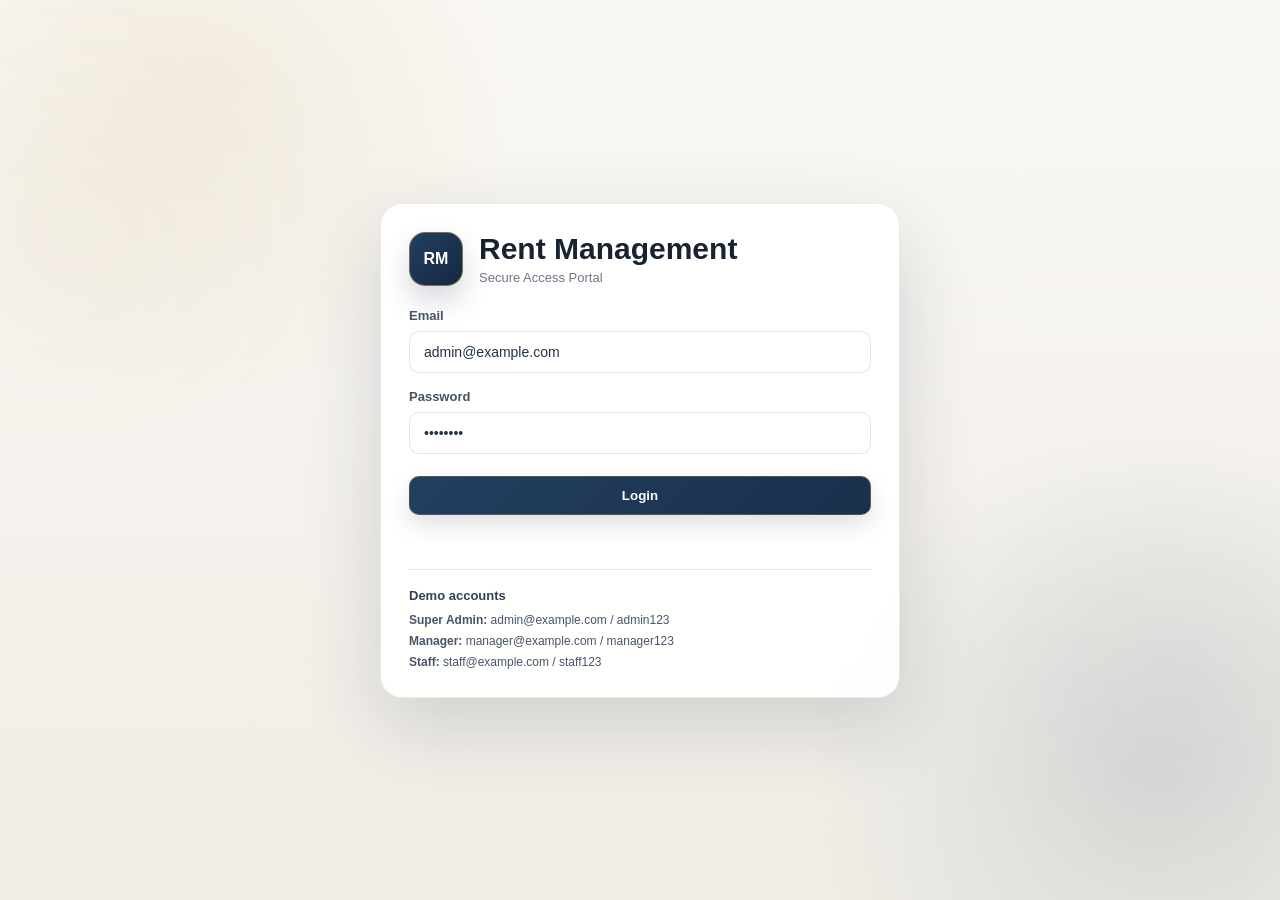
<file: index.html>
<!DOCTYPE html>
<html lang="en">
<head>
    <meta charset="UTF-8">
    <meta name="viewport" content="width=device-width, initial-scale=1.0">

    <title>Rent Management Dashboard</title>

    <!-- FAVICON -->
    <link rel="icon" href="favicon.png" type="image/png">
    <link rel="shortcut icon" href="favicon.png" type="image/png">

    <!-- MAIN CSS -->
    <link rel="stylesheet" href="css/style.css?v=20260817">

    <!-- RESPONSIVE CSS -->
    <link rel="stylesheet" href="css/responsive.css?v=20260817">

    <script src="js/sync.js?v=20260823" defer></script>
    <script src="js/sidebar.js?v=20260817" defer></script>
    <script src="js/mobile-menu.js?v=20260817" defer></script>
    <script src="js/auth.js?v=20260817" defer></script>
    <script src="js/dashboard.js?v=20260817" defer></script>

</head>

<body>

    <div class="app">

        <div id="sidebar-container"></div>


        <!-- Main Content -->
        <main class="main-content">

            <!-- Top Bar -->
            <header class="topbar">

                <div>
                    <h1>Dashboard</h1>
                    <p>Welcome back. Here's your rental overview.</p>
                </div>

                <div class="admin-area">
                    <div class="notification-wrapper">
                        <button id="notificationBellBtn" class="notification" type="button" aria-label="Notifications" title="Notifications">
                            <span aria-hidden="true">🔔</span>
                            <span id="notificationBadge" class="notification-badge hidden">0</span>
                        </button>

                        <div id="notificationPanel" class="notification-panel hidden" role="dialog" aria-live="polite" aria-label="Notifications panel">
                            <div class="notification-header">
                                <div>
                                    <h3>Notifications</h3>
                                    <small id="notificationMeta">0 total</small>
                                </div>
                                <button type="button" id="markAllReadBtn" class="mark-all-read-btn">Mark all as read</button>
                            </div>

                            <div id="notificationSummary" class="notification-summary"></div>
                            <div id="notificationList" class="notification-list"></div>
                        </div>
                    </div>

                    <div class="admin-profile">
                        <div class="avatar">A</div>
                        <div>
                            <strong>Administrator</strong>
                            <span>Admin</span>
                        </div>
                    </div>
                    <button type="button" class="btn secondary-btn" data-action="logout">Logout</button>
                </div>

            </header>


            <!-- Summary Cards -->
            <section class="summary-grid">

                <div class="summary-card">
                    <div class="card-icon blue">🏢</div>
                    <div>
                        <span>Total Properties</span>
                        <strong>24</strong>
                        <small>Registered properties</small>
                    </div>
                </div>

                <div class="summary-card">
                    <div class="card-icon green">👥</div>
                    <div>
                        <span>Active licensees</span>
                        <strong>38</strong>
                        <small>Currently occupied</small>
                    </div>
                </div>

                <div class="summary-card">
                    <div class="card-icon purple">₹</div>
                    <div>
                        <span>Monthly Rent</span>
                        <strong>₹2,45,000</strong>
                        <small>Expected this month</small>
                    </div>
                </div>

                <div class="summary-card">
                    <div class="card-icon orange">⚠️</div>
                    <div>
                        <span>Pending Rent</span>
                        <strong>₹32,500</strong>
                        <small>Needs attention</small>
                    </div>
                </div>

            </section>


            <!-- Dashboard Content -->
            <section class="dashboard-grid">

                <!-- Recent Payments -->
                <div class="panel">

                    <div class="panel-header">
                        <div>
                            <h2>Recent Payments</h2>
                            <p>Latest rent transactions</p>
                        </div>

                        <button class="view-button">View All</button>
                    </div>

                    <div class="table-container">

                        <table>

                            <thead>
                                <tr>
                                    <th>licensee</th>
                                    <th>Property</th>
                                    <th>Date</th>
                                    <th>Amount</th>
                                    <th>Status</th>
                                </tr>
                            </thead>

                            <tbody>

                                <tr>
                                    <td>Rahul Sharma</td>
                                    <td>Flat 101</td>
                                    <td>12 Aug 2026</td>
                                    <td>₹18,000</td>
                                    <td><span class="status paid">Paid</span></td>
                                </tr>

                                <tr>
                                    <td>Ananya Das</td>
                                    <td>Flat 204</td>
                                    <td>11 Aug 2026</td>
                                    <td>₹22,000</td>
                                    <td><span class="status paid">Paid</span></td>
                                </tr>

                                <tr>
                                    <td>Arjun Singh</td>
                                    <td>Flat 302</td>
                                    <td>10 Aug 2026</td>
                                    <td>₹16,500</td>
                                    <td><span class="status pending">Pending</span></td>
                                </tr>

                                <tr>
                                    <td>Priya Roy</td>
                                    <td>Flat 105</td>
                                    <td>09 Aug 2026</td>
                                    <td>₹20,000</td>
                                    <td><span class="status paid">Paid</span></td>
                                </tr>

                            </tbody>

                        </table>

                    </div>

                </div>


                <!-- Upcoming Due Dates -->
                <div class="panel">

                    <div class="panel-header">
                        <div>
                            <h2>Upcoming Due Dates</h2>
                            <p>Rent payments due soon</p>
                        </div>
                    </div>

                    <div class="due-list">

                        <div class="due-item">
                            <div class="date-box">
                                <strong>15</strong>
                                <span>AUG</span>
                            </div>

                            <div class="due-info">
                                <strong>Rohan Mehta</strong>
                                <span>Flat 201</span>
                            </div>

                            <strong>₹19,000</strong>
                        </div>


                        <div class="due-item">
                            <div class="date-box">
                                <strong>17</strong>
                                <span>AUG</span>
                            </div>

                            <div class="due-info">
                                <strong>Neha Gupta</strong>
                                <span>Flat 305</span>
                            </div>

                            <strong>₹21,500</strong>
                        </div>


                        <div class="due-item">
                            <div class="date-box">
                                <strong>20</strong>
                                <span>AUG</span>
                            </div>

                            <div class="due-info">
                                <strong>Vikram Das</strong>
                                <span>Flat 402</span>
                            </div>

                            <strong>₹17,000</strong>
                        </div>


                        <div class="due-item">
                            <div class="date-box">
                                <strong>22</strong>
                                <span>AUG</span>
                            </div>

                            <div class="due-info">
                                <strong>Sneha Roy</strong>
                                <span>Flat 103</span>
                            </div>

                            <strong>₹23,000</strong>
                        </div>

                    </div>

                </div>

            </section>


            <!-- Quick Actions -->
            <section class="quick-actions">

                <h2>Quick Actions</h2>

                <div class="action-grid">

                    <button type="button" class="quick-action-btn" data-action="properties">
                        <span>＋</span>
                        Add Property
                    </button>

                    <button type="button" class="quick-action-btn" data-action="licensees">
                        <span>👤</span>
                        Add licensee
                    </button>

                    <button type="button" class="quick-action-btn" data-action="payments">
                        <span>₹</span>
                        Record Payment
                    </button>

                    <button type="button" class="quick-action-btn" data-action="reports">
                        <span>🧾</span>
                        Generate Report
                    </button>

                </div>

            </section>

        </main>

    </div>

</body>
</html>
</file>
<file: css/style.css>
/* ================================
   ADD PROPERTY MODAL - FIX
================================ */

.property-form-overlay {
    display: none;
    position: fixed !important;
    inset: 0 !important;
    width: 100vw !important;
    height: 100vh !important;
    background: rgba(15, 23, 42, 0.65) !important;
    z-index: 99999 !important;

    align-items: center !important;
    justify-content: center !important;

    padding: 20px !important;
    box-sizing: border-box !important;
}

.property-form {
    width: 100% !important;
    max-width: 520px !important;

    background: #ffffff !important;
    border-radius: 16px !important;
    padding: 28px !important;

    box-sizing: border-box !important;

    box-shadow: 0 25px 60px rgba(0, 0, 0, 0.25) !important;

    position: relative !important;
    z-index: 100000 !important;
}

.property-form .form-header {
    display: flex !important;
    align-items: center !important;
    justify-content: space-between !important;

    margin-bottom: 24px !important;
}

.property-form .form-header h2 {
    margin: 0 !important;
    font-size: 22px !important;
    color: #172033 !important;
}

.property-form .form-header button {
    width: 34px !important;
    height: 34px !important;

    border: none !important;
    border-radius: 50% !important;

    background: #f1f5f9 !important;
    color: #475569 !important;

    font-size: 22px !important;
    cursor: pointer !important;
}

.property-form label {
    display: block !important;
    margin: 14px 0 6px !important;

    font-size: 14px !important;
    font-weight: 600 !important;
    color: #334155 !important;
}

.property-form input {
    width: 100% !important;
    height: 44px !important;

    padding: 0 12px !important;

    box-sizing: border-box !important;

    border: 1px solid #cbd5e1 !important;
    border-radius: 8px !important;

    background: #ffffff !important;
    color: #1e293b !important;

    font-size: 14px !important;
    outline: none !important;
}

.property-form input:focus {
    border-color: #2563eb !important;
    box-shadow: 0 0 0 3px rgba(37, 99, 235, 0.12) !important;
}

.property-form .form-buttons {
    display: flex !important;
    justify-content: flex-end !important;
    gap: 10px !important;

    margin-top: 24px !important;
}

.property-form .form-buttons button {
    min-width: 110px !important;
    height: 42px !important;

    border: none !important;
    border-radius: 8px !important;

    font-size: 14px !important;
    font-weight: 600 !important;

    cursor: pointer !important;
}

.property-form .cancel-btn {
    background: #e2e8f0 !important;
    color: #334155 !important;
}

.property-form .save-btn {
    background: #2563eb !important;
    color: #ffffff !important;
}

.property-form .save-btn:hover {
    background: #1d4ed8 !important;
}

.property-form .cancel-btn:hover {
    background: #cbd5e1 !important;
}
:root {
    --primary: #2563eb;
    --primary-dark: #1d4ed8;
    --primary-soft: #dbeafe;
    --success: #16a34a;
    --warning: #f59e0b;
    --danger: #ef4444;
    --ink: #0f172a;
    --muted: #64748b;
    --panel: rgba(255, 255, 255, 0.9);
    --surface: #f8fafc;
    --shadow-soft: 0 15px 40px rgba(37, 99, 235, 0.12);
}

* {
    box-sizing: border-box;
    margin: 0;
    padding: 0;
}

html {
    scroll-behavior: smooth;
}

body {
    font-family: Arial, Helvetica, sans-serif;
    background:
        radial-gradient(circle at top left, rgba(59, 130, 246, 0.18), transparent 25%),
        radial-gradient(circle at bottom right, rgba(168, 85, 247, 0.18), transparent 25%),
        linear-gradient(135deg, #f5f7ff 0%, #edf7ff 40%, #f9fafb 100%);
    color: var(--ink);
    position: relative;
    min-height: 100vh;
}

body::before,
body::after {
    content: "";
    position: fixed;
    inset: auto;
    width: 260px;
    height: 260px;
    border-radius: 50%;
    filter: blur(70px);
    opacity: 0.35;
    z-index: 0;
    pointer-events: none;
    animation: floatGlow 10s ease-in-out infinite alternate;
}

body::before {
    left: -50px;
    top: 100px;
    background: rgba(96, 165, 250, 0.4);
}

body::after {
    right: -30px;
    bottom: 90px;
    background: rgba(192, 132, 252, 0.35);
    animation-delay: 2s;
}

@keyframes floatGlow {
    0% { transform: translateY(0) scale(1); }
    100% { transform: translateY(-18px) scale(1.08); }
}

.app {
    display: flex;
    min-height: 100vh;
    position: relative;
    z-index: 1;
}

/* =========================
   SIDEBAR
========================= */

.sidebar {
    width: 260px;
    min-height: 100vh;
    background: linear-gradient(180deg, #0f172a 0%, #111827 45%, #0b1220 100%);
    color: white;
    display: flex;
    flex-direction: column;
    position: fixed;
    left: 0;
    top: 0;
    bottom: 0;
    box-shadow: 18px 0 40px rgba(15, 23, 42, 0.18);
    border-right: 1px solid rgba(148, 163, 184, 0.15);
    overflow: hidden;
}

.logo {
    display: flex;
    align-items: center;
    gap: 12px;
    padding: 25px 20px;
    border-bottom: 1px solid rgba(148, 163, 184, 0.2);
    background: rgba(255, 255, 255, 0.02);
    flex-shrink: 0;
}

.logo-icon {
    width: 45px;
    height: 45px;
    border-radius: 14px;
    background: linear-gradient(135deg, #60a5fa, #2563eb 60%, #1d4ed8);
    display: flex;
    align-items: center;
    justify-content: center;
    font-weight: bold;
    font-size: 15px;
    box-shadow: 0 14px 28px rgba(37, 99, 235, 0.35);
}

.logo h2 {
    font-size: 16px;
    margin-bottom: 4px;
}

.logo span {
    font-size: 11px;
    color: #a5b4cf;
}

.navigation {
    padding: 25px 14px;
    display: flex;
    flex-direction: column;
    gap: 7px;
    flex: 1 1 auto;
    min-height: 0;
    overflow-y: auto;
    overflow-x: hidden;
    overscroll-behavior: contain;
    scrollbar-width: thin;
    scrollbar-color: rgba(148, 163, 184, 0.6) transparent;
}

.navigation::-webkit-scrollbar {
    width: 7px;
}

.navigation::-webkit-scrollbar-track {
    background: transparent;
}

.navigation::-webkit-scrollbar-thumb {
    background: rgba(148, 163, 184, 0.55);
    border-radius: 999px;
}

.navigation::-webkit-scrollbar-thumb:hover {
    background: rgba(148, 163, 184, 0.8);
}

.nav-item {
    display: flex;
    align-items: center;
    gap: 14px;
    padding: 13px 15px;
    color: #dbeafe;
    text-decoration: none;
    border-radius: 12px;
    font-size: 14px;
    transition: transform 0.2s ease, background 0.2s ease, box-shadow 0.2s ease, color 0.2s ease;
    border: 1px solid transparent;
    flex-shrink: 0;
}

.nav-item:hover {
    background: linear-gradient(90deg, rgba(37, 99, 235, 0.14), rgba(59, 130, 246, 0.04));
    color: white;
    transform: translateX(3px);
    border-color: rgba(96, 165, 250, 0.18);
    box-shadow: 0 12px 22px rgba(15, 23, 42, 0.18);
}

.nav-item.active {
    background: linear-gradient(135deg, #3b82f6 0%, #2563eb 55%, #1d4ed8 100%);
    color: white;
    box-shadow: 0 14px 28px rgba(37, 99, 235, 0.35);
    border-color: rgba(159, 196, 255, 0.45);
}

.nav-item span {
    width: 22px;
    text-align: center;
}

.sidebar-footer {
    margin-top: auto;
    padding: 20px;
    border-top: 1px solid rgba(148, 163, 184, 0.2);
    background: rgba(15, 23, 42, 0.35);
    flex-shrink: 0;
}

.sidebar-footer strong {
    display: block;
    font-size: 13px;
    color: #e2e8f0;
}

.sidebar-footer p {
    font-size: 12px;
    color: #d1d5db;
}

.sidebar-footer span {
    font-size: 10px;
    color: #94a3b8;
}


/* =========================
   MAIN CONTENT
========================= */

.main-content {
    margin-left: 260px;
    width: calc(100% - 260px);
    min-width: 0;
    padding: 30px;
    overflow-x: hidden;
}

/* TOP BAR */

.topbar {
    width: 100%;
    display: flex;
    justify-content: space-between;
    align-items: center;
    margin-bottom: 30px;
    background: rgba(255, 255, 255, 0.5);
    border: 1px solid rgba(148, 163, 184, 0.12);
    border-radius: 18px;
    padding: 18px 22px;
    backdrop-filter: blur(8px);
    box-shadow: 0 12px 30px rgba(15, 23, 42, 0.04);
}

.topbar h1 {
    font-size: 28px;
    margin-bottom: 6px;
    color: var(--ink);
}

.topbar p {
    color: var(--muted);
    font-size: 14px;
}

.admin-area {
    display: flex;
    align-items: center;
    gap: 20px;
}

.notification-wrapper {
    position: relative;
}

.notification {
    position: relative;
    width: 42px;
    height: 42px;
    border: none;
    border-radius: 50%;
    background: linear-gradient(135deg, #ffffff, #eef6ff);
    display: flex;
    align-items: center;
    justify-content: center;
    box-shadow: 0 10px 24px rgba(59, 130, 246, 0.12);
    transition: transform 0.2s ease, box-shadow 0.2s ease, border-color 0.2s ease;
    cursor: pointer;
    color: #1d4ed8;
    font-size: 20px;
    outline: none;
}

.notification:hover,
.notification:focus-visible {
    transform: translateY(-2px) rotate(8deg);
    box-shadow: 0 14px 22px rgba(59, 130, 246, 0.18);
}

.notification.has-unread {
    background: linear-gradient(135deg, #fff7ed, #fef3c7);
    box-shadow: 0 0 0 3px rgba(245, 158, 11, 0.12), 0 12px 26px rgba(245, 158, 11, 0.12);
    animation: bellPulse 1.8s ease-in-out infinite;
}

.notification-badge {
    position: absolute;
    top: -4px;
    right: -4px;
    min-width: 18px;
    height: 18px;
    padding: 0 5px;
    border-radius: 999px;
    background: linear-gradient(135deg, #ef4444, #dc2626);
    color: #fff;
    font-size: 10px;
    font-weight: 700;
    display: flex;
    align-items: center;
    justify-content: center;
    box-shadow: 0 10px 20px rgba(239, 68, 68, 0.3);
}

.hidden {
    display: none !important;
}

@keyframes bellPulse {
    0%, 100% { transform: rotate(0deg) scale(1); }
    12% { transform: rotate(8deg) scale(1.03); }
    25% { transform: rotate(-8deg) scale(1.04); }
    50% { transform: rotate(5deg) scale(1.02); }
    75% { transform: rotate(-5deg) scale(1.03); }
}

.notification-panel {
    position: absolute;
    right: 0;
    top: calc(100% + 12px);
    width: min(420px, calc(100vw - 40px));
    background: rgba(255, 255, 255, 0.98);
    border: 1px solid rgba(148, 163, 184, 0.16);
    border-radius: 18px;
    box-shadow: 0 24px 60px rgba(15, 23, 42, 0.18);
    overflow: hidden;
    z-index: 2000;
}

.notification-header {
    display: flex;
    justify-content: space-between;
    align-items: center;
    gap: 12px;
    padding: 16px 16px 12px;
    border-bottom: 1px solid #edf2f7;
    background: linear-gradient(180deg, rgba(239,246,255,0.6), rgba(255,255,255,0.9));
}

.notification-header h3 {
    margin: 0 0 4px;
    font-size: 18px;
    color: var(--ink);
}

.notification-header small {
    color: var(--muted);
    font-size: 11px;
}

.mark-all-read-btn {
    border: 1px solid rgba(37, 99, 235, 0.15);
    background: #eff6ff;
    color: #1d4ed8;
    padding: 7px 10px;
    border-radius: 8px;
    cursor: pointer;
    font-size: 11px;
    font-weight: 700;
}

.notification-summary {
    display: flex;
    gap: 8px;
    flex-wrap: wrap;
    padding: 12px 16px 0;
}

.summary-pill {
    display: inline-flex;
    align-items: center;
    gap: 6px;
    border-radius: 999px;
    padding: 5px 9px;
    font-size: 10px;
    font-weight: 700;
    border: 1px solid transparent;
    background: #f8fafc;
    color: var(--ink);
}

.summary-pill.emergency { background: #fee2e2; color: #b91c1c; border-color: rgba(239, 68, 68, 0.18); }
.summary-pill.overdue { background: #ffedd5; color: #c2410c; border-color: rgba(251, 146, 60, 0.18); }
.summary-pill.due { background: #fef3c7; color: #a16207; border-color: rgba(245, 158, 11, 0.16); }
.summary-pill.maintenance { background: #f3e8ff; color: #7c3aed; border-color: rgba(168, 85, 247, 0.16); }
.summary-pill.reminder { background: #dbeafe; color: #1d4ed8; border-color: rgba(59, 130, 246, 0.14); }
.summary-pill.payment { background: #dcfce7; color: #15803d; border-color: rgba(34, 197, 94, 0.14); }
.summary-pill.info { background: #f3f4f6; color: #374151; border-color: rgba(107, 114, 128, 0.12); }

.notification-list {
    max-height: 420px;
    overflow-y: auto;
    padding: 12px 12px 12px;
    display: flex;
    flex-direction: column;
    gap: 10px;
}

.notification-item {
    display: flex;
    gap: 12px;
    align-items: flex-start;
    width: 100%;
    border: 1px solid #edf2f7;
    border-left: 4px solid #94a3b8;
    background: #f8fafc;
    border-radius: 12px;
    padding: 12px 12px;
    cursor: pointer;
    text-align: left;
    color: inherit;
    transition: background 0.2s ease, transform 0.2s ease, border-color 0.2s ease;
}

.notification-item:hover {
    background: #f1f5f9;
    transform: translateX(2px);
}

.notification-item.unread {
    background: #eff6ff;
    border-color: rgba(59, 130, 246, 0.12);
}

.notification-item.emergency { border-left-color: #ef4444; }
.notification-item.overdue { border-left-color: #f97316; }
.notification-item.due { border-left-color: #f59e0b; }
.notification-item.reminder { border-left-color: #3b82f6; }
.notification-item.maintenance { border-left-color: #8b5cf6; }
.notification-item.payment { border-left-color: #22c55e; }
.notification-item.info { border-left-color: #64748b; }

.notification-icon {
    width: 32px;
    height: 32px;
    min-width: 32px;
    border-radius: 9px;
    display: flex;
    align-items: center;
    justify-content: center;
    font-size: 18px;
    background: rgba(148, 163, 184, 0.12);
}

.notification-content {
    flex: 1;
    min-width: 0;
}

.notification-item.unread .notification-title {
    font-weight: 800;
}

.notification-title {
    margin: 0 0 4px;
    font-size: 13px;
    line-height: 1.35;
    color: var(--ink);
}

.notification-message {
    font-size: 11px;
    color: #475569;
    line-height: 1.45;
    margin-bottom: 6px;
}

.notification-meta {
    display: flex;
    justify-content: space-between;
    align-items: center;
    gap: 8px;
    font-size: 10px;
    color: #64748b;
}

.notification-read-dot {
    width: 8px;
    height: 8px;
    border-radius: 50%;
    background: #2563eb;
    box-shadow: 0 0 0 4px rgba(37, 99, 235, 0.12);
}

.notification-item.read .notification-read-dot {
    display: none;
}

.empty-notifications {
    padding: 30px 16px 12px;
    text-align: center;
    color: #64748b;
    font-size: 13px;
}

.login-body {
    background: linear-gradient(135deg, #f5f7ff 0%, #edf7ff 40%, #f9fafb 100%);
    min-height: 100vh;
    display: flex;
    align-items: center;
    justify-content: center;
    padding: 24px;
}

.login-shell {
    width: min(520px, 100%);
}

.login-card {
    background: rgba(255, 255, 255, 0.96);
    border: 1px solid rgba(148, 163, 184, 0.14);
    border-radius: 22px;
    box-shadow: 0 24px 60px rgba(15, 23, 42, 0.14);
    padding: 28px;
}

.login-brand {
    display: flex;
    align-items: center;
    gap: 16px;
    margin-bottom: 22px;
}

.login-brand-icon {
    width: 54px;
    height: 54px;
    border-radius: 16px;
    background: linear-gradient(135deg, #60a5fa, #2563eb 60%, #1d4ed8);
    color: white;
    display: flex;
    align-items: center;
    justify-content: center;
    font-weight: 700;
    box-shadow: 0 16px 28px rgba(37, 99, 235, 0.28);
}

.login-brand h1 {
    margin: 0 0 4px;
    font-size: 30px;
    color: var(--ink);
}

.login-brand p {
    margin: 0;
    color: var(--muted);
    font-size: 13px;
}

.login-form {
    display: flex;
    flex-direction: column;
    gap: 16px;
}

.login-field {
    display: flex;
    flex-direction: column;
    gap: 8px;
}

.login-field label {
    font-size: 13px;
    font-weight: 700;
    color: #334155;
}

.login-field input {
    width: 100%;
    border: 1px solid #d7dee8;
    border-radius: 10px;
    padding: 12px 14px;
    background: #fff;
    color: var(--ink);
    font-size: 14px;
}

.login-field input:focus {
    border-color: #2563eb;
    box-shadow: 0 0 0 3px rgba(37, 99, 235, 0.1);
    outline: none;
}

.btn {
    border: none;
    border-radius: 10px;
    padding: 11px 16px;
    cursor: pointer;
    font-weight: 700;
    transition: transform 0.2s ease, opacity 0.2s ease;
}

.btn:hover {
    transform: translateY(-1px);
}

.primary-btn {
    background: linear-gradient(135deg, #2563eb, #1d4ed8);
    color: white;
}

.secondary-btn {
    background: #eff6ff;
    color: #1d4ed8;
    border: 1px solid rgba(37, 99, 235, 0.1);
}

.login-submit {
    margin-top: 6px;
    width: 100%;
}

.login-message {
    margin-top: 14px;
    min-height: 20px;
    font-size: 12px;
    font-weight: 600;
}

.login-message.error {
    color: #b91c1c;
}

.login-message.success {
    color: #15803d;
}

.demo-accounts {
    margin-top: 20px;
    padding-top: 18px;
    border-top: 1px solid #e2e8f0;
}

.demo-accounts h3 {
    margin: 0 0 10px;
    font-size: 13px;
    color: #334155;
}

.demo-accounts ul {
    list-style: none;
    margin: 0;
    padding: 0;
    display: grid;
    gap: 7px;
    color: #475569;
    font-size: 12px;
}

.access-denied-wrap {
    position: fixed;
    inset: 0;
    display: flex;
    align-items: center;
    justify-content: center;
    background: rgba(15, 23, 42, 0.55);
    z-index: 9999;
    padding: 24px;
}

.access-denied-card {
    width: min(440px, 100%);
    background: #fff;
    border-radius: 18px;
    box-shadow: 0 24px 60px rgba(15, 23, 42, 0.22);
    padding: 28px;
    text-align: center;
}

.access-denied-card h2 {
    margin: 0 0 12px;
    font-size: 28px;
    color: #0f172a;
}

.access-denied-card p {
    margin: 0 0 20px;
    color: #475569;
    font-size: 15px;
}

.access-role-page {
    display: grid;
    gap: 20px;
}

.section-grid {
    display: grid;
    grid-template-columns: repeat(3, minmax(0, 1fr));
    gap: 20px;
}

.role-card,
.panel-card,
.form-card {
    background: rgba(255, 255, 255, 0.96);
    border: 1px solid rgba(148, 163, 184, 0.14);
    border-radius: 16px;
    padding: 20px;
    box-shadow: 0 12px 28px rgba(15, 23, 42, 0.05);
}

.role-card h3,
.panel-card h3,
.form-card h3 {
    margin-top: 0;
    margin-bottom: 12px;
    font-size: 18px;
}

.access-row {
    display: flex;
    align-items: center;
    justify-content: space-between;
    gap: 12px;
    padding: 12px 0;
    border-bottom: 1px solid #e2e8f0;
}

.access-row:last-child {
    border-bottom: none;
}

.access-row strong {
    display: block;
    margin-bottom: 3px;
}

.access-tag {
    display: inline-flex;
    align-items: center;
    justify-content: center;
    border-radius: 999px;
    padding: 6px 10px;
    background: #eff6ff;
    color: #1d4ed8;
    font-size: 11px;
    font-weight: 700;
}

.table-wrap {
    overflow-x: auto;
}

.data-table {
    width: 100%;
    border-collapse: collapse;
}

.data-table th,
.data-table td {
    text-align: left;
    padding: 12px 10px;
    border-bottom: 1px solid #e2e8f0;
    font-size: 12px;
}

.data-table th {
    font-size: 11px;
    color: #475569;
    text-transform: uppercase;
    letter-spacing: 0.04em;
}

.role-list {
    display: flex;
    flex-direction: column;
    gap: 12px;
}

.role-pill {
    display: flex;
    align-items: center;
    justify-content: space-between;
    gap: 12px;
    padding: 12px 14px;
    border-radius: 12px;
    border: 1px solid #e2e8f0;
    background: #f8fafc;
}

.permission-grid {
    display: grid;
    grid-template-columns: repeat(2, minmax(0, 1fr));
    gap: 12px;
}

.permission-item {
    display: flex;
    align-items: center;
    justify-content: space-between;
    gap: 8px;
    padding: 8px 10px;
    border: 1px solid #e2e8f0;
    border-radius: 10px;
    background: #f8fafc;
    font-size: 12px;
}

.permission-item input {
    accent-color: #2563eb;
}

.role-form-grid,
.user-form-grid {
    display: grid;
    grid-template-columns: repeat(2, minmax(0, 1fr));
    gap: 12px;
}

.form-group {
    display: flex;
    flex-direction: column;
    gap: 7px;
}

.form-group label {
    font-size: 12px;
    font-weight: 700;
    color: #334155;
}

.form-group input,
.form-group select,
.form-group textarea {
    width: 100%;
    padding: 10px 12px;
    border: 1px solid #d7dee8;
    border-radius: 9px;
    background: white;
}

.form-actions {
    display: flex;
    justify-content: flex-end;
    gap: 10px;
    margin-top: 16px;
}

.inline-action-btn {
    border: none;
    border-radius: 8px;
    padding: 7px 10px;
    cursor: pointer;
    font-size: 11px;
    font-weight: 700;
}

.inline-action-btn.edit {
    background: #fff4d6;
    color: #a16207;
}

.inline-action-btn.disable {
    background: #fee2e2;
    color: #b91c1c;
}

.inline-action-btn.view {
    background: #e8f0ff;
    color: #1d4ed8;
}

.admin-profile {
    display: flex;
    align-items: center;
    gap: 10px;
}

.avatar {
    width: 42px;
    height: 42px;
    border-radius: 50%;
    background: linear-gradient(135deg, #60a5fa, #2563eb 70%, #1d4ed8);
    color: white;
    display: flex;
    align-items: center;
    justify-content: center;
    font-weight: bold;
    box-shadow: 0 12px 24px rgba(37, 99, 235, 0.28);
}

.admin-profile strong {
    display: block;
    font-size: 13px;
}

.admin-profile span {
    display: block;
    color: #6b7280;
    font-size: 11px;
    margin-top: 3px;
}

/* SUMMARY CARDS */

.summary-grid {
    width: 100%;
    display: grid;
    grid-template-columns: repeat(4, minmax(0, 1fr));
    gap: 20px;
    margin-bottom: 25px;
}

.summary-card {
    min-width: 0;
    background: linear-gradient(135deg, rgba(255,255,255,0.97), rgba(248,250,252,0.92));
    border: 1px solid rgba(148, 163, 184, 0.14);
    border-radius: 18px;
    padding: 22px;
    display: flex;
    align-items: center;
    gap: 15px;
    box-shadow: var(--shadow-soft);
    transition: transform 0.2s ease, box-shadow 0.2s ease;
}

.summary-card:hover {
    transform: translateY(-4px);
    box-shadow: 0 18px 35px rgba(37, 99, 235, 0.12);
}

.card-icon {
    width: 52px;
    min-width: 52px;
    height: 52px;
    border-radius: 12px;
    display: flex;
    align-items: center;
    justify-content: center;
    font-size: 22px;
}

.card-icon.blue {
    background: #dbeafe;
}

.card-icon.green {
    background: #dcfce7;
}

.card-icon.purple {
    background: #ede9fe;
}

.card-icon.orange {
    background: #ffedd5;
}

.summary-card span {
    display: block;
    color: #6b7280;
    font-size: 12px;
    margin-bottom: 5px;
}

.summary-card strong {
    display: block;
    font-size: 22px;
    margin-bottom: 4px;
}

.summary-card small {
    color: #9ca3af;
    font-size: 10px;
}

/* DASHBOARD GRID */

.dashboard-grid {
    width: 100%;
    display: grid;
    grid-template-columns: minmax(0, 2fr) minmax(300px, 1fr);
    gap: 20px;
    margin-bottom: 25px;
}

.panel {
    min-width: 0;
    background: linear-gradient(180deg, rgba(255,255,255,0.96), rgba(248,250,252,0.9));
    border: 1px solid rgba(148, 163, 184, 0.12);
    border-radius: 18px;
    padding: 22px;
    box-shadow: var(--shadow-soft);
    transition: transform 0.2s ease, box-shadow 0.2s ease;
}

.panel:hover {
    transform: translateY(-2px);
    box-shadow: 0 18px 36px rgba(15, 23, 42, 0.08);
}

.panel-header {
    display: flex;
    justify-content: space-between;
    align-items: center;
    margin-bottom: 20px;
}

.panel-header h2 {
    font-size: 17px;
    margin-bottom: 5px;
}

.panel-header p {
    color: #9ca3af;
    font-size: 11px;
}

.view-button {
    border: none;
    background: linear-gradient(135deg, #dbeafe, #eff6ff);
    color: #1d4ed8;
    padding: 8px 13px;
    border-radius: 9px;
    cursor: pointer;
    font-size: 11px;
    font-weight: 700;
    transition: transform 0.2s ease, box-shadow 0.2s ease;
    box-shadow: 0 8px 18px rgba(59, 130, 246, 0.12);
}

.view-button:hover {
    transform: translateY(-1px);
}

/* ADD PROPERTY / ADD licensee shared action button */

.add-property-btn {
    display: inline-flex;
    align-items: center;
    justify-content: center;
    gap: 6px;
    border: none;
    border-radius: 10px;
    padding: 11px 18px;
    background: linear-gradient(135deg, #2563eb, #1d4ed8);
    color: #fff;
    font-size: 14px;
    font-weight: 700;
    cursor: pointer;
    box-shadow: 0 8px 20px rgba(37, 99, 235, 0.22);
    transition: transform 0.2s ease, box-shadow 0.2s ease;
    white-space: nowrap;
    text-decoration: none;
}

.add-property-btn:hover {
    transform: translateY(-2px);
    box-shadow: 0 14px 28px rgba(37, 99, 235, 0.30);
}

/* TABLE */

.table-container {
    width: 100%;
    overflow-x: auto;
}

table {
    width: 100%;
    border-collapse: collapse;
}

th {
    text-align: left;
    padding: 12px 10px;
    font-size: 11px;
    color: #6b7280;
    background: #f8fafc;
}

td {
    padding: 14px 10px;
    border-bottom: 1px solid #f1f5f9;
    font-size: 12px;
}

.status {
    padding: 5px 9px;
    border-radius: 20px;
    font-size: 10px;
    font-weight: bold;
}

.status.paid {
    background: #dcfce7;
    color: #15803d;
}

.status.pending {
    background: #fef3c7;
    color: #b45309;
}

/* DUE DATES */

.due-list {
    display: flex;
    flex-direction: column;
}

.due-item {
    display: flex;
    align-items: center;
    gap: 12px;
    padding: 14px 0;
    border-bottom: 1px solid #f1f5f9;
    transition: transform 0.2s ease, background 0.2s ease;
    border-radius: 10px;
    padding-left: 8px;
    padding-right: 8px;
}

.due-item:hover {
    background: linear-gradient(90deg, rgba(219,234,254,0.35), rgba(255,255,255,0.4));
    transform: translateX(3px);
}

.due-item:last-child {
    border-bottom: none;
}

.date-box {
    width: 42px;
    min-width: 42px;
    height: 45px;
    border-radius: 10px;
    background: linear-gradient(135deg, #dbeafe, #eff6ff);
    color: #2563eb;
    text-align: center;
    padding-top: 5px;
    box-shadow: 0 10px 18px rgba(37, 99, 235, 0.08);
}

.date-box strong {
    display: block;
    font-size: 16px;
}

.date-box span {
    font-size: 8px;
    font-weight: bold;
}

.due-info {
    flex: 1;
    min-width: 0;
}

.due-info strong {
    display: block;
    font-size: 12px;
}

.due-info span {
    display: block;
    color: #9ca3af;
    font-size: 10px;
    margin-top: 3px;
}

.due-item > strong {
    font-size: 12px;
}

/* QUICK ACTIONS */

.quick-actions {
    width: 100%;
    background: linear-gradient(180deg, rgba(255,255,255,0.97), rgba(248,250,252,0.9));
    border: 1px solid rgba(148, 163, 184, 0.12);
    padding: 22px;
    border-radius: 18px;
    box-shadow: var(--shadow-soft);
}

.quick-actions h2 {
    font-size: 17px;
    margin-bottom: 18px;
}

.action-grid {
    display: grid;
    grid-template-columns: repeat(4, minmax(0, 1fr));
    gap: 15px;
}

.action-grid button {
    border: 1px solid rgba(148, 163, 184, 0.18);
    background: linear-gradient(135deg, #ffffff 0%, #f8fbff 100%);
    border-radius: 14px;
    padding: 18px;
    cursor: pointer;
    font-size: 12px;
    color: #374151;
    transition: transform 0.2s ease, box-shadow 0.2s ease, border-color 0.2s ease, background 0.2s ease;
    box-shadow: 0 8px 18px rgba(15, 23, 42, 0.04);
}

.action-grid button:hover {
    border-color: rgba(37, 99, 235, 0.4);
    color: #1d4ed8;
    background: linear-gradient(135deg, #eff6ff, #dbeafe);
    box-shadow: 0 18px 26px rgba(37, 99, 235, 0.12);
    transform: translateY(-3px);
}

.action-grid button span {
    display: block;
    font-size: 22px;
    margin-bottom: 8px;
    animation: pulseIcon 2.2s ease-in-out infinite;
}

@keyframes pulseIcon {
    0%, 100% { transform: scale(1); }
    50% { transform: scale(1.08); }
}

/* Responsive layout is handled entirely in css/responsive.css */
/* ============================================================
   PREMIUM VISUAL SYSTEM
   Rent Management App — restrained luxury / executive UI
   ============================================================ */
:root {
    --primary: #1f3a5b;
    --primary-dark: #14283f;
    --primary-soft: #e9eef5;
    --accent: #c7a467;
    --accent-soft: #f4ead7;
    --success: #2f7d5a;
    --warning: #b8872e;
    --danger: #b54a4a;
    --ink: #172331;
    --muted: #6d7783;
    --panel: rgba(255, 255, 255, 0.94);
    --surface: #f7f4ee;
    --surface-2: #fbfaf7;
    --border: rgba(30, 49, 70, 0.10);
    --shadow-soft: 0 14px 38px rgba(24, 39, 56, 0.08);
    --shadow-premium: 0 22px 55px rgba(24, 39, 56, 0.12);
}

html {
    background: #f4f1eb;
}

body {
    font-family: Inter, ui-sans-serif, -apple-system, BlinkMacSystemFont, "Segoe UI", Arial, Helvetica, sans-serif;
    background:
        radial-gradient(circle at 8% 2%, rgba(199, 164, 103, 0.09), transparent 26%),
        radial-gradient(circle at 94% 8%, rgba(31, 58, 91, 0.08), transparent 24%),
        linear-gradient(180deg, #faf8f4 0%, #f3f0ea 100%);
    color: var(--ink);
}

body::before,
body::after {
    opacity: 0.18;
    filter: blur(90px);
}

body::before { background: rgba(199, 164, 103, 0.26); }
body::after { background: rgba(31, 58, 91, 0.20); }

::selection {
    background: rgba(199, 164, 103, 0.26);
    color: var(--ink);
}

/* Shared premium surfaces */
.panel,
.summary-card,
.quick-actions,
.maintenance-card,
.panel-card,
.settings-card,
.report-card,
.reminder-message-card,
.broker-profile,
.broker-card,
.rent-stat,
.auth-card {
    background: linear-gradient(180deg, rgba(255,255,255,0.97), rgba(250,248,244,0.94)) !important;
    border: 1px solid var(--border) !important;
    box-shadow: var(--shadow-soft) !important;
    border-radius: 18px !important;
}

.panel:hover,
.summary-card:hover,
.quick-actions:hover,
.maintenance-card:hover,
.panel-card:hover,
.settings-card:hover,
.report-card:hover,
.reminder-message-card:hover,
.broker-card:hover,
.rent-stat:hover {
    box-shadow: var(--shadow-premium) !important;
}

.sidebar {
    background:
        radial-gradient(circle at 100% 0%, rgba(199, 164, 103, 0.10), transparent 28%),
        linear-gradient(180deg, #14283f 0%, #0e1d2e 56%, #0a1624 100%) !important;
    border-right: 1px solid rgba(199, 164, 103, 0.16) !important;
    box-shadow: 16px 0 40px rgba(12, 25, 40, 0.16) !important;
}

.logo {
    background: linear-gradient(180deg, rgba(255,255,255,0.035), rgba(255,255,255,0.01)) !important;
    border-bottom-color: rgba(199, 164, 103, 0.16) !important;
}

.logo-icon {
    background: linear-gradient(135deg, #243f61 0%, #1a304b 68%, #12243a 100%) !important;
    border: 1px solid rgba(199, 164, 103, 0.55) !important;
    box-shadow: 0 10px 26px rgba(3, 12, 22, 0.32), inset 0 0 0 1px rgba(255,255,255,0.06) !important;
}

.logo h2 {
    letter-spacing: -0.02em;
}

.logo span {
    color: #c9d2de !important;
}

.navigation {
    scrollbar-color: rgba(199,164,103,0.55) transparent !important;
}

.nav-item {
    color: #d9e1ea !important;
    border-color: transparent !important;
}

.nav-item:hover {
    background: rgba(255,255,255,0.045) !important;
    color: #fff !important;
    transform: translateX(2px) !important;
    border-color: rgba(199,164,103,0.16) !important;
    box-shadow: none !important;
}

.nav-item.active {
    background: linear-gradient(90deg, rgba(199,164,103,0.18), rgba(255,255,255,0.04)) !important;
    color: #fff !important;
    border-left: 3px solid var(--accent) !important;
    border-color: rgba(199,164,103,0.26) !important;
    box-shadow: inset 0 0 0 1px rgba(199,164,103,0.06) !important;
}

.sidebar-footer {
    background: rgba(0,0,0,0.10) !important;
    border-top-color: rgba(199,164,103,0.15) !important;
}

.main-content {
    background: transparent;
}

.topbar {
    background: rgba(255,255,255,0.76) !important;
    border: 1px solid var(--border) !important;
    box-shadow: 0 10px 26px rgba(24,39,56,0.05) !important;
    backdrop-filter: blur(16px) !important;
}

.topbar h1 {
    font-weight: 700;
    letter-spacing: -0.035em;
    color: #182737 !important;
}

.topbar p {
    color: #7a8490 !important;
}

.summary-grid,
.action-grid,
.dashboard-grid,
.report-grid,
.settings-grid,
.section-grid,
.broker-layout,
.maintenance-layout {
    gap: 18px;
}

.summary-card {
    padding: 20px !important;
    transition: transform .22s ease, box-shadow .22s ease, border-color .22s ease;
}

.summary-card:hover {
    transform: translateY(-3px) !important;
    border-color: rgba(199,164,103,0.28) !important;
}

.card-icon {
    border: 1px solid rgba(31,58,91,0.06);
    box-shadow: inset 0 1px 0 rgba(255,255,255,0.7);
}

.card-icon.blue { background: #e8eef6 !important; color: #294b6e; }
.card-icon.green { background: #e7f1eb !important; color: #2f7d5a; }
.card-icon.orange { background: #f4ead7 !important; color: #a87926; }
.card-icon.purple { background: #ece8f3 !important; color: #635278; }

.panel-header {
    border-bottom-color: rgba(31,58,91,0.08) !important;
}

.panel-header h2,
.quick-actions h2,
.maintenance-card h2,
.panel-card h3,
.settings-card h3,
.report-card h3,
.reminder-message-card h2 {
    color: #1c2b3b !important;
    letter-spacing: -0.02em;
}

.panel-header p,
.maintenance-card p,
.panel-card p,
.settings-card p,
.report-card p,
.reminder-message-card p {
    color: #7a8490 !important;
}

/* Buttons */
.add-property-btn,
.primary-btn,
.save-btn,
.broker-btn,
.maintenance-btn.primary,
.rent-action.primary,
.form-buttons .save-btn {
    background: linear-gradient(135deg, #233f60 0%, #1a304b 100%) !important;
    color: #fff !important;
    border: 1px solid rgba(199,164,103,0.28) !important;
    box-shadow: 0 10px 22px rgba(20,40,63,0.14) !important;
}

.add-property-btn:hover,
.primary-btn:hover,
.save-btn:hover,
.broker-btn:hover,
.maintenance-btn.primary:hover,
.rent-action.primary:hover,
.form-buttons .save-btn:hover {
    background: linear-gradient(135deg, #2b4b70 0%, #1e3854 100%) !important;
    transform: translateY(-1px);
    box-shadow: 0 14px 28px rgba(20,40,63,0.18) !important;
}

.secondary-btn,
.cancel-btn,
.clear-filter-btn,
.maintenance-btn.secondary {
    background: #f3f0ea !important;
    color: #3c4a59 !important;
    border: 1px solid rgba(31,58,91,0.10) !important;
}

.secondary-btn:hover,
.cancel-btn:hover,
.clear-filter-btn:hover,
.maintenance-btn.secondary:hover {
    background: #ebe6dd !important;
}

/* Form controls */
input,
select,
textarea,
.form-group input,
.form-group select,
.form-group textarea,
.maintenance-field input,
.maintenance-field select,
.maintenance-field textarea,
.filter-bar input,
.filter-bar select {
    border-color: rgba(31,58,91,0.13) !important;
    background: rgba(255,255,255,0.92) !important;
    color: #223244 !important;
    border-radius: 10px !important;
    box-shadow: inset 0 1px 0 rgba(255,255,255,0.75) !important;
}

input:focus,
select:focus,
textarea:focus,
.form-group input:focus,
.form-group select:focus,
.form-group textarea:focus,
.maintenance-field input:focus,
.maintenance-field select:focus,
.maintenance-field textarea:focus {
    border-color: rgba(199,164,103,0.72) !important;
    box-shadow: 0 0 0 3px rgba(199,164,103,0.12) !important;
    outline: none !important;
}

label,
.form-group label,
.maintenance-field label {
    color: #465362 !important;
}

/* Tables */
.table-container,
.table-wrap,
.table-responsive,
.broker-table-wrap,
.rent-table-wrap {
    border: 1px solid rgba(31,58,91,0.08);
    border-radius: 14px;
    background: rgba(255,255,255,0.78);
}

table {
    background: transparent;
}

th {
    background: #f3f1ec !important;
    color: #65707c !important;
    font-weight: 700 !important;
    letter-spacing: 0.02em;
    text-transform: uppercase;
    font-size: 10px !important;
    border-bottom: 1px solid rgba(31,58,91,0.08) !important;
}

td {
    border-bottom-color: rgba(31,58,91,0.065) !important;
    color: #2a3848;
}

tbody tr:hover td {
    background: rgba(199,164,103,0.045);
}

.status {
    border: 1px solid rgba(31,58,91,0.06);
}

.status.paid { background: #e7f1eb !important; color: #2f7d5a !important; }
.status.pending { background: #f4ead7 !important; color: #9b6c20 !important; }
.status.overdue { background: #f7e7e5 !important; color: #a84646 !important; }
.status.partial { background: #eee9dc !important; color: #8b6b2e !important; }

/* Details / modal surfaces */
.details-overlay,
.property-form-overlay,
.licensee-form-overlay,
.licensee-details-overlay,
.rent-overlay {
    background: rgba(11, 22, 36, 0.62) !important;
    backdrop-filter: blur(4px);
}

.details-card,
.property-form,
.licensee-form,
.licensee-details,
.rent-modal {
    background: linear-gradient(180deg, #fffefa 0%, #f8f6f1 100%) !important;
    border: 1px solid rgba(31,58,91,0.10) !important;
    box-shadow: 0 30px 90px rgba(10,22,36,0.25) !important;
}

.details-header,
.form-header,
.rent-modal-header {
    border-bottom-color: rgba(31,58,91,0.08);
}

.details-close,
.close-form,
.close-rent-modal {
    background: #f1eee8 !important;
    color: #4d5966 !important;
    border: 1px solid rgba(31,58,91,0.08) !important;
}

.details-close:hover,
.close-form:hover,
.close-rent-modal:hover {
    background: #e8e3da !important;
}

.detail-item {
    background: #f5f2ec !important;
    border: 1px solid rgba(31,58,91,0.06) !important;
}

.detail-item strong {
    color: #243344 !important;
}

/* Notification panel */
.notification-panel {
    background: rgba(255,255,255,0.98) !important;
    border-color: rgba(31,58,91,0.10) !important;
    box-shadow: 0 22px 60px rgba(20,38,56,0.16) !important;
}

.notification-header {
    background: linear-gradient(180deg, #f4f1eb, #fffdfa) !important;
    border-bottom-color: rgba(31,58,91,0.08) !important;
}

.notification-item {
    background: #f7f4ee !important;
    border-left-color: #c7a467 !important;
}

.notification-item:hover {
    background: #f1ede5 !important;
}

/* Login */
.login-body {
    background:
        radial-gradient(circle at 15% 10%, rgba(199,164,103,0.14), transparent 24%),
        radial-gradient(circle at 90% 85%, rgba(31,58,91,0.12), transparent 25%),
        linear-gradient(180deg, #faf8f4 0%, #f0ede6 100%) !important;
}

.login-card {
    background: rgba(255,255,255,0.95) !important;
    border: 1px solid rgba(31,58,91,0.10) !important;
    box-shadow: 0 28px 80px rgba(24,39,56,0.16) !important;
}

.login-brand-icon {
    background: linear-gradient(135deg, #233f60, #14283f) !important;
    border: 1px solid rgba(199,164,103,0.55) !important;
    box-shadow: 0 14px 28px rgba(20,40,63,0.18) !important;
}

/* Premium helper accents */
.premium-divider {
    height: 1px;
    background: linear-gradient(90deg, transparent, rgba(199,164,103,0.55), transparent);
}

@media (prefers-reduced-motion: reduce) {
    *, *::before, *::after {
        animation-duration: 0.01ms !important;
        animation-iteration-count: 1 !important;
        transition-duration: 0.01ms !important;
        scroll-behavior: auto !important;
    }
}
</file>
<file: css/responsive.css>
/* ============================================================
   RESPONSIVE.CSS  —  Single source of truth for all breakpoints
   Rent Management App
   Breakpoints:  ≤1280  ≤1024  ≤768  ≤600  ≤400  ≤360
   ============================================================ */

/* ----------------------------------------------------------
   BASE / GLOBAL
   ---------------------------------------------------------- */
html { overflow-x: hidden; }
body { overflow-x: hidden; }
*, *::before, *::after { box-sizing: border-box; }
img, video { max-width: 100%; height: auto; }

/* Tables always scroll horizontally, never overflow */
.table-container,
.table-wrap,
.table-responsive,
.broker-table-wrap,
.rent-table-wrap { width: 100%; overflow-x: auto; -webkit-overflow-scrolling: touch; }

/* Prevent layout overflow on flex/grid children */
.main-content  { min-width: 0; }
.panel         { min-width: 0; overflow: hidden; }
.summary-card  { min-width: 0; }

/* Topbar and panel headers wrap gracefully */
.topbar, .panel-header { flex-wrap: wrap; }

/* Inputs / buttons never overflow their container */
button, input, select, textarea { max-width: 100%; }

/* ----------------------------------------------------------
   ≤ 1280px  —  Narrow laptops / large tablets landscape
   ---------------------------------------------------------- */
@media (max-width: 1280px) {
    .sidebar      { width: 230px; }
    .main-content { margin-left: 230px; width: calc(100% - 230px); padding: 26px; }

    /* Summary: 4 → 2 columns */
    .summary-grid { grid-template-columns: repeat(2, minmax(0, 1fr)); }

    /* Dashboard right panel stacks below */
    .dashboard-grid { grid-template-columns: 1fr; }

    /* Quick actions: 4 → 2 columns */
    .action-grid { grid-template-columns: repeat(2, minmax(0, 1fr)); }
}

/* ----------------------------------------------------------
   ≤ 1024px  —  Tablets landscape / small laptops
   ---------------------------------------------------------- */
@media (max-width: 1024px) {
    .sidebar      { width: 210px; }
    .main-content { margin-left: 210px; width: calc(100% - 210px); padding: 22px; }

    /* Tables get a sensible minimum-width before scrolling kicks in */
    table { min-width: 620px; }

    /* Section grids (access-role page) */
    .section-grid { grid-template-columns: repeat(2, minmax(0, 1fr)); }

    /* Property / Licensee modals */
    .property-form, .rent-form { max-width: min(580px, calc(100vw - 40px)); }
}

/* ----------------------------------------------------------
   ≤ 768px  —  Mobile / tablet portrait  →  SLIDE-OUT SIDEBAR
   ---------------------------------------------------------- */
@media (max-width: 768px) {
    /* Full-width layout — no sidebar offset */
    .app          { display: block !important; width: 100%; min-height: 100vh; }
    .main-content { width: 100% !important; margin-left: 0 !important; padding: 18px !important; min-width: 0; }

    /* Sidebar becomes a fixed off-canvas panel */
    .sidebar {
        position: fixed !important;
        top: 0; left: 0; bottom: 0;
        width: min(280px, 82vw) !important;
        height: 100vh !important;
        z-index: 100001;
        transform: translateX(-105%);
        transition: transform 0.25s ease;
        overflow-y: auto;
        overflow-x: hidden;
        box-shadow: 12px 0 35px rgba(15, 23, 42, 0.18);
    }
    body.mobile-menu-open .sidebar { transform: translateX(0); }

    /* Mobile hamburger button (injected by mobile-menu.js) */
    .mobile-menu-button {
        display: inline-flex !important;
        align-items: center;
        justify-content: center;
        width: 44px;
        height: 44px;
        flex: 0 0 44px;
        border: 0;
        border-radius: 10px;
        background: #0f172a;
        color: #fff;
        font-size: 22px;
        line-height: 1;
        cursor: pointer;
        box-shadow: 0 4px 14px rgba(15, 23, 42, 0.18);
        -webkit-tap-highlight-color: transparent;
    }

    /* Dark overlay behind the open sidebar */
    .mobile-menu-overlay {
        display: block !important;
        position: fixed;
        inset: 0;
        z-index: 100000;
        background: rgba(15, 23, 42, 0.48);
        opacity: 0;
        visibility: hidden;
        pointer-events: none;
        transition: opacity 0.25s ease, visibility 0.25s ease;
    }
    body.mobile-menu-open .mobile-menu-overlay {
        opacity: 1;
        visibility: visible;
        pointer-events: auto;
    }

    /* Topbar: hamburger | title | right area */
    .topbar {
        display: flex !important;
        align-items: center;
        gap: 12px;
        width: 100%;
    }
    .topbar > div:first-of-type { flex: 1 1 auto; min-width: 0; }
    .topbar h1 { font-size: clamp(20px, 5vw, 26px); line-height: 1.2; margin-bottom: 3px; }
    .topbar p  { font-size: 13px; }

    /* "Add …" action buttons in the topbar */
    .add-property-btn { min-height: 44px; }

    /* Summary cards: 2-column on tablet */
    .summary-grid { grid-template-columns: repeat(2, minmax(0, 1fr)) !important; gap: 14px; }

    /* Dashboard / reports / settings page grids → single column */
    .dashboard-grid  { grid-template-columns: 1fr; }
    .report-grid     { grid-template-columns: 1fr !important; }
    .settings-grid   { grid-template-columns: 1fr !important; }
    .section-grid    { grid-template-columns: 1fr !important; }

    /* Quick actions: 2-column */
    .action-grid { grid-template-columns: repeat(2, minmax(0, 1fr)); }

    /* Settings full-width cards */
    .settings-card.full { grid-column: auto !important; }
    .settings-form-grid { grid-template-columns: 1fr !important; }
    .storage-stats      { grid-template-columns: repeat(2, minmax(0, 1fr)) !important; }

    /* Modal overlays — centred with safe padding */
    .property-form-overlay,
    .licensee-form-overlay,
    .licensee-details-overlay,
    .details-overlay,
    .rent-overlay { padding: 14px !important; align-items: center; }

    /* Modal cards — fit within viewport */
    .property-form,
    .rent-form,
    .licensee-form,
    .details-card {
        width: 100% !important;
        max-width: 540px !important;
        max-height: calc(100vh - 28px);
        overflow-y: auto;
        margin: 0 auto;
    }
    .licensee-details {
        width: calc(100vw - 28px) !important;
        max-width: 560px !important;
        max-height: calc(100vh - 28px);
        overflow-y: auto;
        margin: 0 auto;
    }
    .rent-modal {
        width: 100% !important;
        max-width: 560px;
        max-height: calc(100vh - 28px);
        overflow-y: auto;
    }

    /* Form button rows can wrap */
    .form-buttons,
    .settings-actions,
    .broker-actions,
    .rent-form-actions { flex-wrap: wrap; }

    /* Rent collection stats: 2-column */
    .rent-summary { grid-template-columns: repeat(2, minmax(0, 1fr)) !important; }

    /* Report toolbar wraps stacked */
    .report-toolbar { flex-wrap: wrap; }

    /* Tables */
    table { min-width: 580px; }
}

/* Hide desktop-only elements on mobile */
@media (max-width: 768px) {
    /* Admin profile text hidden to save space (avatar still shows) */
    .admin-profile > div:last-child { display: none; }
}

/* Keep hamburger / overlay hidden on desktop */
@media (min-width: 769px) {
    .mobile-menu-button,
    .mobile-menu-overlay { display: none !important; }
}

/* ----------------------------------------------------------
   ≤ 600px  —  Phones  (portrait)
   ---------------------------------------------------------- */
@media (max-width: 600px) {
    .main-content { padding: 14px !important; }

    /* Sidebar internals tighten */
    .logo       { padding: 14px 16px; }
    .navigation { padding: 8px 10px; }
    .nav-item   { min-height: 44px; }  /* touch-friendly */

    /* Summary: full-width single column */
    .summary-grid {
        grid-template-columns: 1fr !important;
    }
    .summary-card { width: 100%; }

    /* Panels */
    .panel { border-radius: 12px; }
    .panel-header { padding: 14px; }

    /* Modals */
    .property-form,
    .licensee-form,
    .details-card,
    .licensee-details,
    .rent-modal { border-radius: 14px !important; padding: 18px !important; }

    /* Form buttons: full-width stacked */
    .form-buttons,
    .settings-actions,
    .broker-actions,
    .rent-form-actions,
    .licensee-form-buttons { flex-direction: column !important; width: 100%; }
    .form-buttons button,
    .settings-actions button,
    .broker-actions button,
    .rent-form-actions button,
    .licensee-form-buttons button { width: 100%; }

    /* Report toolbar: full-width stacked */
    .report-toolbar { flex-direction: column; align-items: stretch; }
    .report-toolbar > * { width: 100% !important; min-height: 42px; }

    /* Filter bars */
    .filter-bar { flex-direction: column; align-items: stretch; }
    .filter-bar > * { width: 100% !important; min-height: 42px; }

    /* Modal detail grids → 1 column */
    .details-grid   { grid-template-columns: 1fr !important; }
    .details-list   { grid-template-columns: 1fr !important; }

    /* Settings storage stats → 1 column */
    .storage-stats { grid-template-columns: 1fr !important; }

    /* Quick actions → 1 column */
    .action-grid { grid-template-columns: 1fr !important; }

    /* Rent collection stats → 1 column */
    .rent-summary { grid-template-columns: 1fr !important; }

    /* Rent search bar full-width */
    .rent-search { width: 100% !important; }
    .rent-toolbar .add-property-btn { width: 100%; }

    /* Access role page */
    .permission-grid { grid-template-columns: 1fr !important; }
    .role-form-grid,
    .user-form-grid  { grid-template-columns: 1fr !important; }

    /* Broker layout → 1 column */
    .broker-layout { grid-template-columns: 1fr !important; }
    .broker-form   { grid-template-columns: 1fr !important; }
    .broker-actions { flex-direction: column; }
    .broker-btn    { width: 100%; }

    /* Licensee / property form grids → 1 column */
    .licensee-form-grid { grid-template-columns: 1fr !important; }
    .field-grid         { grid-template-columns: 1fr !important; }
    .facility-checklist { grid-template-columns: 1fr !important; }
    .inventory-form     { grid-template-columns: 1fr !important; }

    /* Settings form */
    .settings-form-grid { grid-template-columns: 1fr !important; }

    /* Rent form grid → 1 column */
    .rent-form-grid { grid-template-columns: 1fr !important; }

    /* Tables min-width on small phones */
    table { min-width: 520px; }

    /* Action buttons in table cells: smaller */
    .action-btn { padding: 6px 8px; font-size: 11px; }
    .mini-btn   { padding: 5px 7px; font-size: 11px; }
    .rent-action { padding: 5px 7px; font-size: 11px; }
}

/* ----------------------------------------------------------
   ≤ 400px  —  Very small phones
   ---------------------------------------------------------- */
@media (max-width: 400px) {
    .main-content { padding: 10px !important; }

    .topbar h1 { font-size: 19px; }
    .topbar p  { font-size: 12px; }

    .mobile-menu-button { width: 40px; height: 40px; flex-basis: 40px; font-size: 20px; }

    .summary-card         { padding: 13px !important; }
    .summary-card strong  { font-size: 18px; }

    .panel { padding: 12px; }

    /* Action buttons in table cells: very compact */
    .actions-cell { display: flex; flex-direction: column; gap: 4px; }
    .action-btn   { width: 100%; text-align: center; }

    table { min-width: 480px; }
}

/* ----------------------------------------------------------
   ≤ 360px  —  Budget phones
   ---------------------------------------------------------- */
@media (max-width: 360px) {
    .main-content { padding: 8px !important; }
    .topbar       { gap: 8px; }
    .mobile-menu-button { width: 38px; height: 38px; flex-basis: 38px; }
    table { min-width: 460px; }
}

/* ============================================================
   PREMIUM RESPONSIVE POLISH
   ============================================================ */
@media (max-width: 1024px) {
    .topbar { border-radius: 16px; }
    .panel, .summary-card, .quick-actions, .maintenance-card, .panel-card, .settings-card, .report-card { border-radius: 16px !important; }
}

@media (max-width: 768px) {
    .main-content { padding: 16px !important; }
    .topbar { padding: 14px 16px !important; border-radius: 15px !important; }
    .panel, .summary-card, .quick-actions, .maintenance-card, .panel-card, .settings-card, .report-card, .reminder-message-card { border-radius: 15px !important; }
    .summary-card { padding: 16px !important; }
    .card-icon { width: 46px; min-width: 46px; height: 46px; font-size: 19px; }
    .table-container, .table-wrap, .table-responsive, .broker-table-wrap, .rent-table-wrap { border-radius: 12px; }
}

@media (max-width: 600px) {
    .main-content { padding: 12px !important; }
    .topbar { padding: 12px 13px !important; }
    .summary-card { padding: 14px !important; }
    .panel, .quick-actions, .maintenance-card, .panel-card, .settings-card, .report-card, .reminder-message-card { padding: 14px !important; }
    .topbar h1 { letter-spacing: -0.025em; }
}
</file>
